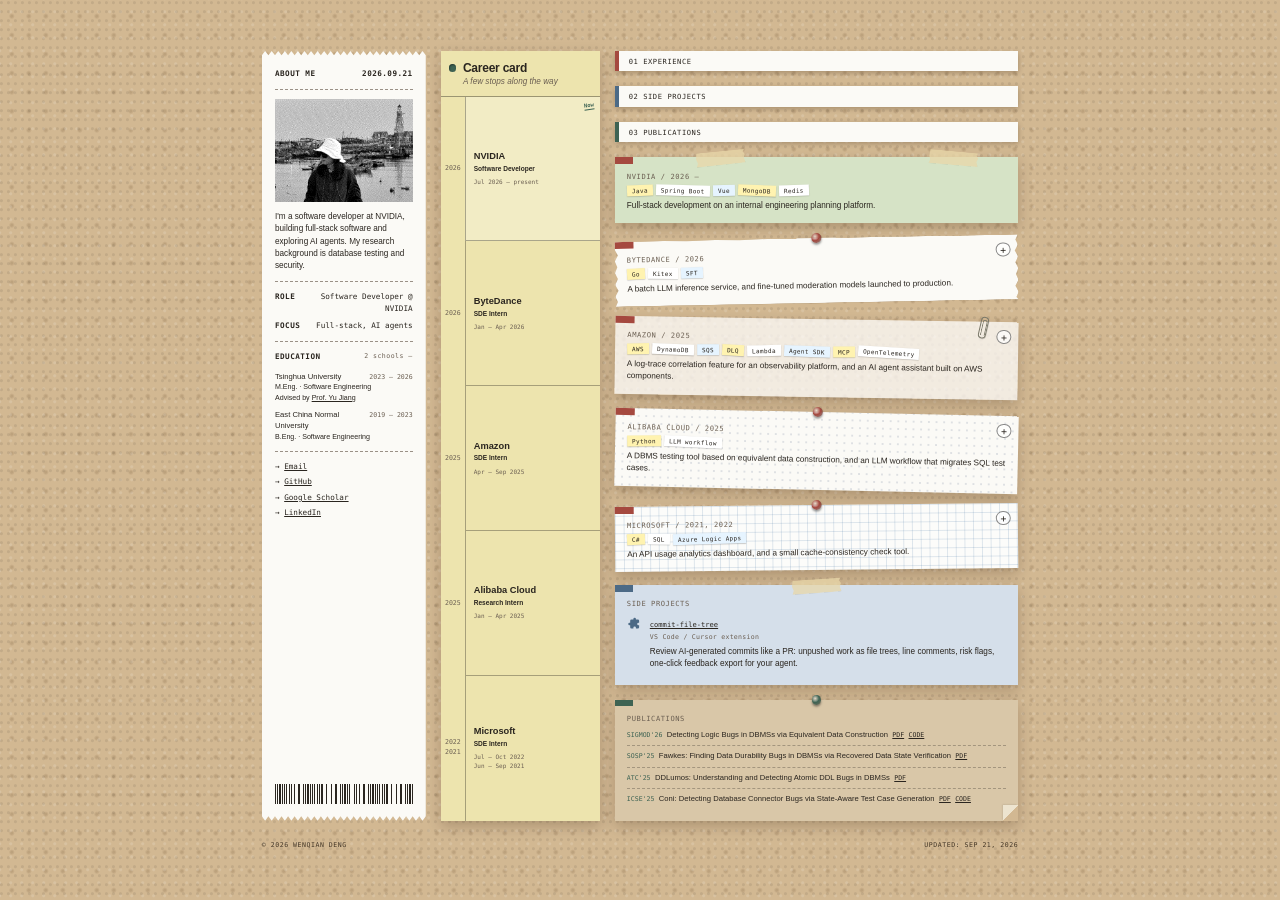
<file: index.html>
<!doctype html>
<html lang="en">
<head>
<meta charset="utf-8">
<meta name="viewport" content="width=device-width,initial-scale=1">
<title>Wenqian Deng</title>
<meta name="description" content="Wenqian Deng, software developer at NVIDIA. Backend development and AI agents.">
<meta property="og:title" content="Wenqian Deng">
<meta property="og:description" content="Software developer at NVIDIA. Backend development and AI agents.">
<meta property="og:url" content="https://dwenking.github.io/">
<link rel="icon" type="image/svg+xml" href="img/favicon.svg">
<link rel="stylesheet" href="style.css?v=34">
</head>
<body>
<main class="frame">
<div class="board">

  <section class="receipt" aria-label="About me">
    <div class="hd"><span>ABOUT ME</span><span>2026.09.21</span></div>
    <hr>
    <img src="img/profile-4x3.png" alt="Dithered portrait of Wenqian Deng" width="800" height="600">
    <p class="bio">I'm a software developer at NVIDIA, building full-stack software and exploring AI agents. My research background is database testing and security.</p>
    <hr>
    <ul class="kv">
      <li><b>ROLE</b><span>Software Developer @ NVIDIA</span></li>
      <li><b>FOCUS</b><span>Full-stack, AI agents</span></li>
    </ul>
    <hr>
    <div class="hd"><span>EDUCATION</span><small>2 schools —</small></div>
    <div class="edu"><b>Tsinghua University<em>2023 – 2026</em></b><span>M.Eng. · Software Engineering</span><span>Advised by <a href="https://sites.google.com/site/jiangyu198964/home">Prof. Yu Jiang</a></span></div>
    <div class="edu"><b>East China Normal University<em>2019 – 2023</em></b><span>B.Eng. · Software Engineering</span></div>
    <hr>
    <ul class="links">
      <li><a href="mailto:dengwenking@gmail.com">Email</a></li>
      <li><a href="https://github.com/dwenking">GitHub</a></li>
      <li><a href="https://scholar.google.com/citations?user=Sc1-8ygAAAAJ">Google Scholar</a></li>
      <li><a href="https://www.linkedin.com/in/wenqian-deng-39a74b206/">LinkedIn</a></li>
    </ul>
    <div class="barcode" aria-hidden="true"></div>
  </section>

  <section class="career" aria-label="Career card">
    <div class="top"><h2>Career card</h2><p class="sub">A few stops along the way</p></div>
    <ol class="timeline">
      <li class="cur"><span class="y">2026</span><div><span class="now">Now</span><h3>NVIDIA</h3><p class="role">Software Developer</p><p class="dates">Jul 2026 – present</p></div></li>
      <li><span class="y">2026</span><div><h3>ByteDance</h3><p class="role">SDE Intern</p><p class="dates">Jan – Apr 2026</p></div></li>
      <li><span class="y">2025</span><div><h3>Amazon</h3><p class="role">SDE Intern</p><p class="dates">Apr – Sep 2025</p></div></li>
      <li><span class="y">2025</span><div><h3>Alibaba Cloud</h3><p class="role">Research Intern</p><p class="dates">Jan – Apr 2025</p></div></li>
      <li><span class="y">2022<br>2021</span><div><h3>Microsoft</h3><p class="role">SDE Intern</p><p class="dates">Jul – Oct 2022<br>Jun – Sep 2021</p></div></li>
    </ol>
  </section>

  <div class="wall">
    <nav class="tabs" aria-label="Sections">
      <a class="t1" href="#exp">01 EXPERIENCE</a>
      <a class="t2" href="#side">02 SIDE PROJECTS</a>
      <a class="t3" href="#pubs">03 PUBLICATIONS</a>
    </nav>

    <article class="sticky g1 c-nv wide" id="exp">
      <span class="idx"></span>
      <i class="tape l"></i><i class="tape r"></i>
      <h3>NVIDIA / 2026 –</h3><ul class="stack"><li>Java</li><li>Spring Boot</li><li>Vue</li><li>MongoDB</li><li>Redis</li></ul>
      <p class="d">Full-stack development on an internal engineering planning platform.</p>
    </article>

    <article class="sticky g1 c-bd r1">
      <span class="idx"></span>
      <button class="more" popovertarget="pop-bd" aria-label="Show details">+</button>
      <h3>BYTEDANCE / 2026</h3><ul class="stack"><li>Go</li><li>Kitex</li><li>SFT</li></ul>
      <p class="d">A batch LLM inference service, and fine-tuned moderation models launched to production.</p>
    </article>
    <div id="pop-bd" popover class="pop g1 c-bd">
      <span class="idx"></span>
      <button class="close" popovertarget="pop-bd" aria-label="Close">×</button>
      <h3>BYTEDANCE / SDE INTERN / 2026</h3><ul class="stack"><li>Go</li><li>Kitex</li><li>SFT</li></ul>
      <p class="d">A batch LLM inference service, and fine-tuned moderation models launched to production.</p>
      <ul class="b">
        <li>Built a stateless batch LLM inference service with scheduled jobs, object-storage I/O, and Redis-based distributed rate limiting.</li>
        <li>Fine-tuned Qwen 4B (LoRA SFT) and Qwen3-VL-8B content moderation classifiers; the small text model absorbed 85% of traffic at 93% recall.</li>
        <li>Moved the image-embedding model behind a vector-DB prefilter, tuning thresholds by F1 with a staged rollout.</li>
      </ul>
    </div>

    <article class="sticky g1 c-az r2">
      <span class="idx"></span>
      <i class="clip"></i>
      <button class="more" popovertarget="pop-az" aria-label="Show details">+</button>
      <h3>AMAZON / 2025</h3><ul class="stack"><li>AWS</li><li>DynamoDB</li><li>SQS</li><li>DLQ</li><li>Lambda</li><li>Agent SDK</li><li>MCP</li><li>OpenTelemetry</li></ul>
      <p class="d">A log-trace correlation feature for an observability platform, and an AI agent assistant built on AWS components.</p>
    </article>
    <div id="pop-az" popover class="pop g1 c-az">
      <span class="idx"></span><i class="clip"></i>
      <button class="close" popovertarget="pop-az" aria-label="Close">×</button>
      <h3>AMAZON / SDE INTERN / 2025</h3><ul class="stack"><li>AWS</li><li>DynamoDB</li><li>SQS</li><li>DLQ</li><li>Lambda</li><li>Agent SDK</li><li>MCP</li><li>OpenTelemetry</li></ul>
      <p class="d">A log-trace correlation feature for an observability platform, and an AI agent assistant built on AWS components.</p>
      <ul class="b">
        <li>Built end-to-end log-trace correlation for an observability platform via a custom OpenTelemetry Java agent extension injecting trace context into Log4j.</li>
        <li>Designed a multi-agent ticket-triage assistant (Strands Agents, MCP) with hallucination checks; intent-classification F1 from 0.82 to 0.93.</li>
        <li>Integrated the agent with the ticketing system over SQS and Lambda with exponential backoff, DLQ, and a DynamoDB idempotency table.</li>
      </ul>
    </div>

    <article class="sticky g1 c-al r4">
      <span class="idx"></span>
      <button class="more" popovertarget="pop-al" aria-label="Show details">+</button>
      <h3>ALIBABA CLOUD / 2025</h3><ul class="stack"><li>Python</li><li>LLM workflow</li></ul>
      <p class="d">A DBMS testing tool based on equivalent data construction, and an LLM workflow that migrates SQL test cases.</p>
    </article>
    <div id="pop-al" popover class="pop g1 c-al">
      <span class="idx"></span>
      <button class="close" popovertarget="pop-al" aria-label="Close">×</button>
      <h3>ALIBABA CLOUD / RESEARCH INTERN / 2025</h3><ul class="stack"><li>Python</li><li>LLM workflow</li></ul>
      <p class="d">A DBMS testing tool based on equivalent data construction, and an LLM workflow that migrates SQL test cases.</p>
      <ul class="b">
        <li>Led the research behind "Detecting Logic Bugs in DBMSs via Equivalent Data Construction", accepted at SIGMOD 2026.</li>
        <li>Built an LLM workflow that converts SQL test cases between database dialects end to end.</li>
      </ul>
    </div>

    <article class="sticky g1 c-ms r3">
      <span class="idx"></span>
      <button class="more" popovertarget="pop-ms" aria-label="Show details">+</button>
      <h3>MICROSOFT / 2021, 2022</h3><ul class="stack"><li>C#</li><li>SQL</li><li>Azure Logic Apps</li></ul>
      <p class="d">An API usage analytics dashboard, and a small cache-consistency check tool.</p>
    </article>
    <div id="pop-ms" popover class="pop g1 c-ms">
      <span class="idx"></span>
      <button class="close" popovertarget="pop-ms" aria-label="Close">×</button>
      <h3>MICROSOFT / SDE INTERN / 2021, 2022</h3><ul class="stack"><li>C#</li><li>SQL</li><li>Azure Logic Apps</li></ul>
      <p class="d">An API usage analytics dashboard, and a small cache-consistency check tool.</p>
      <ul class="b">
        <li>Aggregated and analysed API call data from tens of millions of users across dimensions for product performance monitoring.</li>
        <li>Scheduled daily multi-dimension reports with Azure Logic Apps, emailed to the team automatically.</li>
      </ul>
    </div>

    <article class="sticky g2 c-sp" id="side">
      <span class="idx"></span>
      <i class="tape"></i>
      <h3>SIDE PROJECTS</h3>
      <ul class="proj">
        <li>
          <svg class="ico" viewBox="0 0 24 24" aria-label="Editor extension"><path d="M10 3a2 2 0 0 1 4 0v1h3a2 2 0 0 1 2 2v3h-1a2 2 0 0 0 0 4h1v3a2 2 0 0 1-2 2h-3v-1a2 2 0 0 0-4 0v1H7a2 2 0 0 1-2-2v-3H4a2 2 0 0 1 0-4h1V6a2 2 0 0 1 2-2h3V3z"/></svg>
          <div><b><a href="https://open-vsx.org/extension/dwenking/commit-file-tree">commit-file-tree</a></b><span class="cat">VS Code / Cursor extension</span>
          <p class="d">Review AI-generated commits like a PR: unpushed work as file trees, line comments, risk flags, one-click feedback export for your agent.</p></div>
        </li>
      </ul>
    </article>

    <article class="tag g3" id="pubs">
      <span class="idx"></span>
      <h3>PUBLICATIONS</h3>
      <ul class="pubs">
        <li><span class="v">SIGMOD'26</span>Detecting Logic Bugs in DBMSs via Equivalent Data Construction<a href="attaches/edc.pdf">PDF</a><a href="https://github.com/THU-WingTecher/EDC">CODE</a></li>
        <li><span class="v">SOSP'25</span>Fawkes: Finding Data Durability Bugs in DBMSs via Recovered Data State Verification<a href="attaches/fawkes.pdf">PDF</a></li>
        <li><span class="v">ATC'25</span>DDLumos: Understanding and Detecting Atomic DDL Bugs in DBMSs<a href="attaches/ddlumos.pdf">PDF</a></li>
        <li><span class="v">ICSE'25</span>Coni: Detecting Database Connector Bugs via State-Aware Test Case Generation<a href="attaches/coni.pdf">PDF</a><a href="https://github.com/THU-WingTecher/Coni">CODE</a></li>
      </ul>
    </article>
  </div>
</div>

<footer class="foot"><span>© 2026 WENQIAN DENG</span><span>UPDATED: SEP 21, 2026</span></footer>
</main>
<script>
// Fit the whole board in the viewport on desktop; phones keep the stacked layout.
const frame=document.querySelector('.frame');
function fit(){
  frame.style.zoom=1;
  if(innerWidth<1000) return;
  frame.style.zoom=Math.min(1,innerWidth/frame.offsetWidth,innerHeight/frame.offsetHeight);
}
fit(); addEventListener('resize',fit);
</script>
</body>
</html>
</file>
<file: style.css>
:root{
  --cork:#D2B892; --ink:#2A251F; --mute:#6B5F52;
  --paper:#FBFAF6; --yellow:#EDE4AE; --kraft:#D9C7A8;
  --c1:#A5493F; --c2:#4C6A86; --c3:#3E6353;   /* section colours: experience, side projects, publications */
  --sans:"Avenir Next",Avenir,"Segoe UI",Helvetica,Arial,sans-serif;
  --mono:"SF Mono",Menlo,Consolas,monospace;
  --shadow:0 10px 24px rgba(40,20,0,.22);
}
*{box-sizing:border-box}
body{
  margin:0;color:var(--ink);font:16px/1.5 var(--sans);
  background:
    radial-gradient(circle at 20% 30%,rgba(0,0,0,.08) 0 1px,transparent 2px) 0 0/7px 9px,
    radial-gradient(circle at 70% 60%,rgba(255,255,255,.14) 0 1px,transparent 2px) 3px 4px/11px 13px,
    radial-gradient(circle at 40% 80%,rgba(60,30,0,.14) 0 1px,transparent 3px) 5px 1px/17px 19px,
    var(--cork);
}
a{color:inherit}
a:focus-visible{outline:2px solid var(--c1);outline-offset:2px}

/* ---------- frame: one grid, everything stretches to the same height ---------- */
.frame{width:1440px;max-width:100%;margin:0 auto;padding:40px 28px 40px}
html{-webkit-text-size-adjust:100%}
body{min-height:100vh;display:grid;grid-template-columns:minmax(0,1fr);grid-template-rows:1fr;grid-auto-rows:0;place-items:center} /* extra rows stay 0 so extension-injected body children cannot shift the board */
.board{display:grid;grid-template-columns:300px 290px minmax(0,1fr);gap:28px;align-items:stretch}
.wall{grid-column:3;display:grid;grid-template-columns:1fr 1fr;grid-template-rows:auto auto auto auto 1fr;gap:28px}
.foot{display:flex;justify-content:space-between;margin-top:40px;color:rgba(30,20,10,.8);font:12px/1 var(--mono);letter-spacing:.08em}

/* hover lift shared by every pinned thing */
.receipt,.career,.paper,.sticky,.tag,.tabs a{transition:transform .25s ease,box-shadow .25s ease}
.paper,.sticky,.tag{transform:rotate(var(--rot,0deg))}
.r1{--rot:-1.1deg}.r2{--rot:.9deg}.r3{--rot:-.6deg}.r4{--rot:1.2deg}
.receipt:hover,.career:hover,.paper:hover,.sticky:hover,.tag:hover{transform:rotate(var(--rot,0deg)) translateY(-8px);box-shadow:0 22px 36px rgba(40,20,0,.42)}

/* ---------- receipt ---------- */
.receipt{
  background:var(--paper);padding:26px 24px 30px;font:14px/1.6 var(--mono);box-shadow:var(--shadow);
  clip-path:polygon(0 8px,2% 0,4% 8px,6% 0,8% 8px,10% 0,12% 8px,14% 0,16% 8px,18% 0,20% 8px,22% 0,24% 8px,26% 0,28% 8px,30% 0,32% 8px,34% 0,36% 8px,38% 0,40% 8px,42% 0,44% 8px,46% 0,48% 8px,50% 0,52% 8px,54% 0,56% 8px,58% 0,60% 8px,62% 0,64% 8px,66% 0,68% 8px,70% 0,72% 8px,74% 0,76% 8px,78% 0,80% 8px,82% 0,84% 8px,86% 0,88% 8px,90% 0,92% 8px,94% 0,96% 8px,98% 0,100% 8px,
    100% calc(100% - 8px),98% 100%,96% calc(100% - 8px),94% 100%,92% calc(100% - 8px),90% 100%,88% calc(100% - 8px),86% 100%,84% calc(100% - 8px),82% 100%,80% calc(100% - 8px),78% 100%,76% calc(100% - 8px),74% 100%,72% calc(100% - 8px),70% 100%,68% calc(100% - 8px),66% 100%,64% calc(100% - 8px),62% 100%,60% calc(100% - 8px),58% 100%,56% calc(100% - 8px),54% 100%,52% calc(100% - 8px),50% 100%,48% calc(100% - 8px),46% 100%,44% calc(100% - 8px),42% 100%,40% calc(100% - 8px),38% 100%,36% calc(100% - 8px),34% 100%,32% calc(100% - 8px),30% 100%,28% calc(100% - 8px),26% 100%,24% calc(100% - 8px),22% 100%,20% calc(100% - 8px),18% 100%,16% calc(100% - 8px),14% 100%,12% calc(100% - 8px),10% 100%,8% calc(100% - 8px),6% 100%,4% calc(100% - 8px),2% 100%,0 calc(100% - 8px));
}
.receipt .hd{display:flex;justify-content:space-between;font-weight:700;letter-spacing:.06em;margin:6px 0 14px}
.receipt hr{border:0;border-top:1px dashed #9a9086;margin:16px 0}
.receipt img{width:100%;height:auto;aspect-ratio:4/3;object-fit:cover;display:block}
.receipt .bio{font:15px/1.5 var(--sans);margin:16px 0 0}
.receipt .hd small{font-size:12px;font-weight:400;color:var(--mute)}
.kv{margin:0;padding:0;list-style:none}
.kv li{display:flex;justify-content:space-between;align-items:baseline;gap:12px;margin:8px 0}
.kv b{font-weight:700;letter-spacing:.06em}
.kv span{text-align:right}
.edu{font:13px/1.5 var(--sans);margin:10px 0}
.edu b{display:flex;justify-content:space-between;align-items:baseline;gap:12px;font-size:14px;font-weight:400}
.edu span{display:block}
.edu em{font:12px/1.6 var(--mono);color:var(--mute);font-style:normal;white-space:nowrap}
.links{margin:0;padding:0;list-style:none}
.links li{margin:6px 0}
.links li::before{content:"\2192  "}
.receipt{position:relative;padding-bottom:96px}
.barcode{position:absolute;left:24px;right:24px;bottom:30px;height:38px;
  background:repeating-linear-gradient(90deg,var(--ink) 0 2px,transparent 2px 4px,var(--ink) 4px 5px,transparent 5px 8px,var(--ink) 8px 11px,transparent 11px 13px,var(--ink) 13px 14px,transparent 14px 17px)}

/* ---------- career card ---------- */
.career{background:var(--yellow);box-shadow:var(--shadow);display:flex;flex-direction:column;position:relative}
.career .top{padding:18px 14px 14px 40px;border-bottom:1px solid rgba(0,0,0,.35)}
.career .top::before{content:"";position:absolute;left:14px;top:24px;width:14px;height:14px;border-radius:50%;background:var(--c3);box-shadow:inset 1px 2px 3px rgba(0,0,0,.45)}
.career h2{margin:0;font:600 22px/1.2 var(--sans);letter-spacing:-.02em}
.career .sub{margin:4px 0 0;font:italic 15px/1.3 var(--sans);color:var(--mute)}
.timeline{flex:1;margin:0;padding:0;list-style:none;display:grid;grid-auto-rows:1fr}
.timeline li{display:grid;grid-template-columns:44px 1fr}
.timeline .y{display:flex;align-items:center;justify-content:flex-end;padding-right:8px;font:12px/1.5 var(--mono);color:var(--mute)}
.timeline li>div{position:relative;border-left:1px solid rgba(0,0,0,.3);border-bottom:1px solid rgba(0,0,0,.3);padding:14px;display:flex;flex-direction:column;justify-content:center}
.timeline li:last-child>div{border-bottom:0}
.timeline h3{margin:0;font:600 17px/1.2 var(--sans);letter-spacing:0;color:var(--ink)}
.timeline .role{margin:3px 0 0;font-size:12px;font-weight:600}
.timeline .dates{margin:6px 0 0;font:11px/1.5 var(--mono);color:var(--mute)}
.timeline .cur>div{background:rgba(255,255,255,.28)}
.now{position:absolute;right:10px;top:8px;font:700 10px/1.5 var(--mono);color:var(--c3);border-bottom:1px solid;transform:rotate(-8deg)}

/* ---------- tape, paperclip, curled corner ---------- */
.tape{position:absolute;top:-12px;left:50%;width:90px;height:26px;margin-left:-45px;background:rgba(233,215,168,.75);transform:rotate(-4deg);z-index:2;
  clip-path:polygon(2% 0,99% 3%,96% 20%,100% 40%,97% 64%,100% 98%,0 100%,3% 72%,0 45%);box-shadow:0 1px 2px rgba(0,0,0,.12)}
.tape.l{left:20%;margin-left:0;transform:rotate(-6deg)} .tape.r{left:auto;right:10%;margin-left:0;transform:rotate(5deg)}
.clip{position:absolute;top:-10px;right:58px;width:14px;height:40px;border:2px solid #7A7869;border-radius:8px;transform:rotate(12deg);z-index:2;box-shadow:1px 1px 1px rgba(0,0,0,.15)}
.clip::after{content:"";position:absolute;width:5px;height:29px;border:1px solid #7A7869;border-bottom:0;border-radius:4px 4px 0 0;top:3px;left:2px}
.sticky:has(.tape)::before,.sticky:has(.clip)::before,.pop:has(.clip)::before{display:none} /* taped or clipped cards lose the pin */
.tag::after{content:"";position:absolute;right:0;bottom:0;width:28px;height:28px;background:linear-gradient(315deg,var(--cork) 50%,#EDE4CF 50%);box-shadow:-2px -2px 3px rgba(0,0,0,.12)}

/* ---------- tabs: one per group, coloured, hovering lifts that group ---------- */
.tabs{grid-column:1/-1;display:grid;grid-template-columns:repeat(3,1fr);gap:28px}
.tabs a{display:flex;align-items:center;gap:12px;background:var(--paper);padding:12px 18px;text-decoration:none;font:13px/1 var(--mono);letter-spacing:.08em;box-shadow:0 4px 10px rgba(40,20,0,.3);border-left:8px solid var(--pc)}
.tabs a:hover{transform:translateY(-4px)}
.t1,.g1{--pc:var(--c1)} .t2,.g2{--pc:var(--c2)} .t3,.g3{--pc:var(--c3)}
.wall:has(.t1:hover) .g1,.wall:has(.t2:hover) .g2,.wall:has(.t3:hover) .g3{transform:rotate(var(--rot,0deg)) translateY(-8px);box-shadow:0 22px 36px rgba(40,20,0,.42)}

/* ---------- pinned pieces ---------- */
.paper,.sticky,.tag{position:relative;box-shadow:var(--shadow)}
.paper{background:var(--paper);padding:22px 22px 20px}
.sticky{background:var(--note,var(--yellow));padding:22px 22px 20px}
.c-nv{--note:#D6E3C6} .c-sp{--note:#D5DFEA}
/* white paper materials for the rest */
.c-bd{--note:var(--paper);clip-path:polygon(0 1%,3% 0,7% .8%,12% 0,18% 1%,25% .2%,31% 1.2%,38% 0,45% .9%,47% -12px,53% -12px,55% .2%,58% 1%,65% 0,72% .8%,79% .1%,85% 1%,92% .3%,97% 1.1%,100% .4%,
  99.4% 8%,100% 16%,99.2% 25%,100% 34%,99.3% 43%,100% 52%,99.4% 61%,100% 70%,99.2% 79%,100% 88%,99.4% 96%,100% 100%,
  96% 99.2%,90% 100%,84% 99%,77% 100%,70% 99.1%,63% 100%,56% 98.9%,49% 100%,42% 99.2%,35% 100%,28% 99%,21% 100%,14% 99.1%,8% 100%,3% 99%,0 100%,
  .6% 92%,0 84%,.8% 75%,0 66%,.7% 57%,0 48%,.6% 39%,0 30%,.8% 21%,0 12%)}
.c-az{--note:rgba(255,255,255,.72)}
.c-al{--note:var(--paper);background-image:radial-gradient(rgba(60,80,120,.28) 1px,transparent 1.5px);background-size:14px 14px;background-position:7px 7px}
.c-ms{--note:#FCFCFA;background-image:linear-gradient(rgba(60,110,160,.16) 1px,transparent 1px),linear-gradient(90deg,rgba(60,110,160,.16) 1px,transparent 1px);background-size:16px 16px}
.pop.c-az{--note:#F5EFE3} /* the card is translucent white over cork; this is that blend */
.tag{background:var(--kraft);padding:22px 22px 20px}
.paper::before,.sticky::before,.tag::before,.pop::before{ /* push pin in the group colour */
  content:"";position:absolute;top:-9px;left:50%;width:18px;height:18px;margin-left:-9px;border-radius:50%;
  background:radial-gradient(circle at 35% 35%,rgba(255,255,255,.55),var(--pc) 45%,rgba(0,0,0,.45));box-shadow:0 3px 4px rgba(0,0,0,.4)}
.idx{position:absolute;top:0;left:0;width:34px;height:12px;background:var(--pc)}
.wide{grid-column:1/-1}
.more,.close{position:absolute;right:14px;top:14px;width:26px;height:26px;border:1px solid rgba(0,0,0,.45);border-radius:50%;background:rgba(255,255,255,.7);font:18px/24px var(--mono);color:var(--ink);cursor:pointer;padding:0}
.more:hover,.close:hover{background:#fff}
.pop{background-color:var(--note,var(--paper));overflow:visible;position:fixed;inset:0;margin:auto;width:min(560px,90vw);border:0;padding:26px 26px 24px;box-shadow:0 30px 60px rgba(40,20,0,.5);
  opacity:0;transform:scale(.85) translateY(20px);transition:opacity .25s ease,transform .25s cubic-bezier(.2,.9,.3,1.2),overlay .25s allow-discrete,display .25s allow-discrete}
.pop:popover-open{opacity:1;transform:none}
@starting-style{.pop:popover-open{opacity:0;transform:scale(.85) translateY(20px)}}
.pop::backdrop{background:rgba(40,20,0,0);transition:background .25s ease,overlay .25s allow-discrete,display .25s allow-discrete}
.pop:popover-open::backdrop{background:rgba(40,20,0,.45)}
@starting-style{.pop:popover-open::backdrop{background:rgba(40,20,0,0)}}
.pop .d{font-size:16px}
.sticky h3,.pop h3{padding-right:36px}
h3{margin:4px 0 6px;font:13px/1.4 var(--mono);letter-spacing:.08em;color:var(--mute)}
.d{margin:6px 0 0;font-size:15px}
.stack{margin:6px 0 2px;padding:0;list-style:none;display:flex;flex-wrap:wrap;gap:6px}
.stack li{font:11px/1 var(--mono);letter-spacing:.06em;color:var(--ink);padding:5px 9px;box-shadow:0 1px 2px rgba(0,0,0,.25);transform:rotate(var(--r))}
.stack li:nth-child(4n+1){--r:-2deg}.stack li:nth-child(4n+2){--r:1.5deg}.stack li:nth-child(4n+3){--r:-1deg}.stack li:nth-child(4n){--r:2.5deg}
.stack li:nth-child(3n+1){background:#FFF3B0}.stack li:nth-child(3n+2){background:#FFFFFF}.stack li:nth-child(3n){background:#E6F4FF}
.b{margin:14px 0 0;padding:12px 0 0 18px;border-top:1px dashed rgba(0,0,0,.3);font-size:14px;line-height:1.5}
.b li{margin:3px 0}
.sticky b{display:block;font-size:17px;margin:4px 0 4px}
.sticky a{font:13px/1 var(--mono);word-break:break-all}
.stamp{position:absolute;right:16px;top:14px;border:2px solid var(--pc);color:var(--pc);border-radius:4px;padding:2px 8px;font:12px/1.4 var(--mono);letter-spacing:.08em;transform:rotate(6deg);opacity:.85}
.proj{margin:0;padding:0;list-style:none}
.proj li{display:flex;gap:14px;align-items:flex-start;padding:6px 0}
.ico{width:28px;height:28px;flex:none;fill:var(--pc);margin-top:2px}
.cat{display:block;font:12px/1.4 var(--mono);color:var(--mute);letter-spacing:.04em}
.proj b{font-size:16px}
.pubs{margin:0;padding:0;list-style:none}
.pubs li{padding:9px 0;border-top:1px dashed rgba(0,0,0,.25);font-size:14px;line-height:1.4}
.pubs li:first-child{border-top:0;padding-top:4px}
.pubs .v{font:12px/1 var(--mono);color:var(--pc);margin-right:8px}
.pubs a{font:12px/1 var(--mono);margin-left:8px}

@media(max-width:1380px){.wall{grid-template-columns:1fr;grid-template-rows:none}.wide{grid-column:auto}.tabs{grid-template-columns:1fr}}
@media(max-width:1000px){.board{grid-template-columns:1fr 1fr}.wall{grid-column:1/-1}}
@media(max-width:680px){.board{grid-template-columns:1fr}}
@media(prefers-reduced-motion:reduce){
  .receipt,.career,.paper,.sticky,.tag,.tabs a,.pop,.pop::backdrop{transition:none}
  .receipt:hover,.career:hover,.paper:hover,.sticky:hover,.tag:hover,.tabs a:hover,
  .wall:has(.t1:hover) .g1,.wall:has(.t2:hover) .g2,.wall:has(.t3:hover) .g3{transform:rotate(var(--rot,0deg))}
}
</file>
